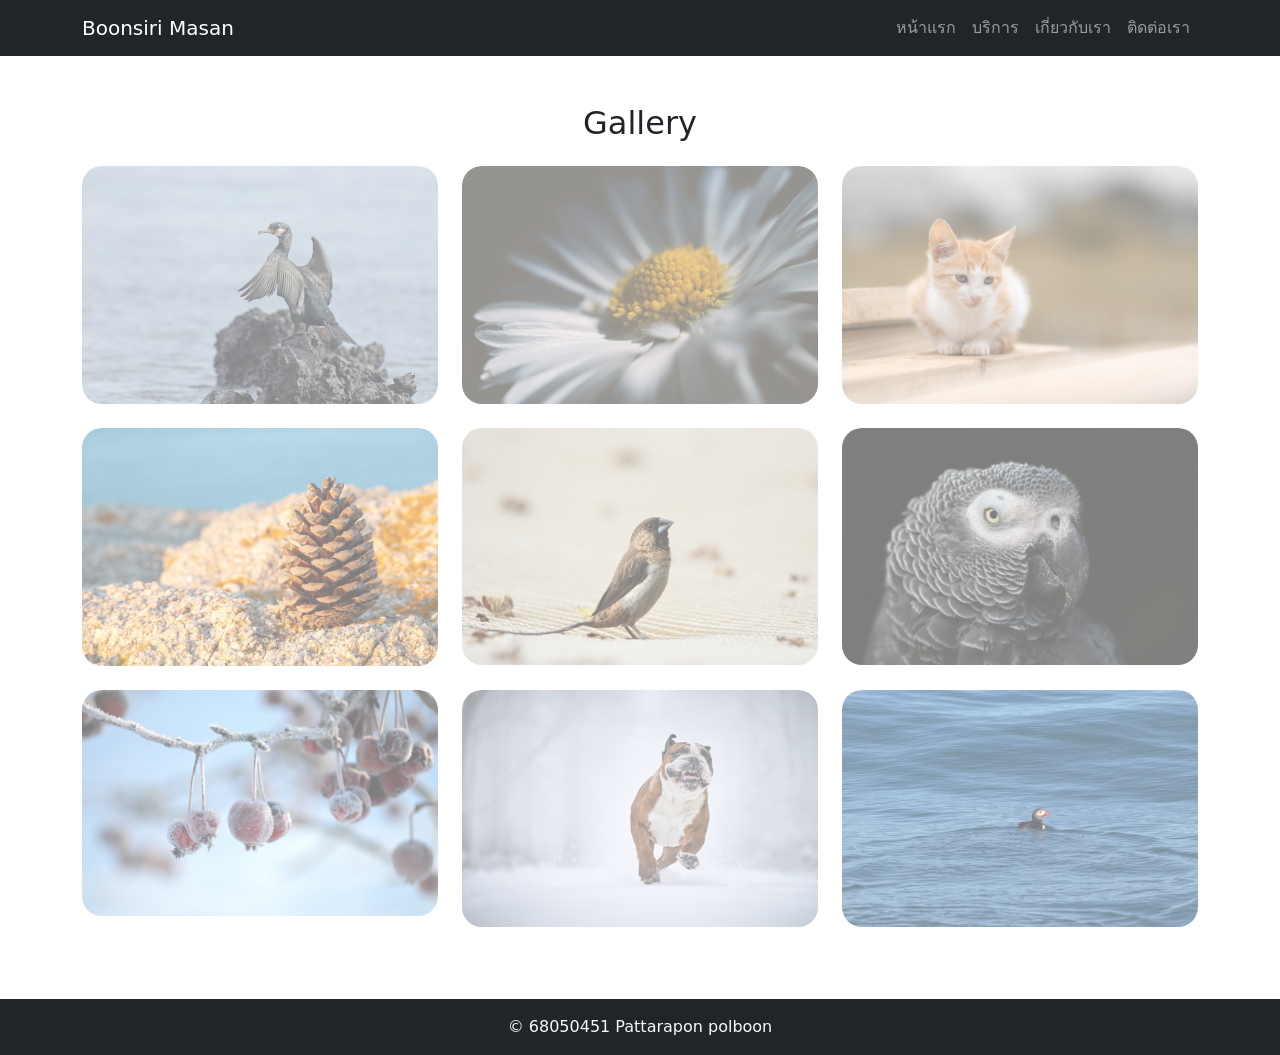
<file: 68050451/L2_68050451_Pattarapon.html>
<!DOCTYPE html>
<html lang="en">
<head>
    <meta charset="UTF-8">
    <meta name="viewport" content="width=device-width, initial-scale=1.0">
    <title>Gallery</title>

    <!-- Bootstrap -->
    <link rel="stylesheet" href="css/bootstrap.min.css">
    <script src="js/bootstrap.bundle.min.js"></script>

    <!-- CSS -->
    <link rel="stylesheet" href="gallary.css">
</head>

<body class="d-flex flex-column min-vh-100">

<!-- ส่วนเนื้อหาหลัก -->
<div class="flex-grow-1">

    <!-- เมนู -->
    <nav class="navbar navbar-expand-sm navbar-dark bg-dark">
        <div class="container">
            <a class="navbar-brand" href="#">Boonsiri Masan</a>

            <button class="navbar-toggler" data-bs-toggle="collapse" data-bs-target="#navbar1">
                <span class="navbar-toggler-icon"></span>
            </button>

            <div id="navbar1" class="collapse navbar-collapse">
                <ul class="navbar-nav ms-auto">
                    <li class="nav-item">
                        <a class="nav-link" href="#">หน้าแรก</a>
                    </li>
                    <li class="nav-item">
                        <a class="nav-link" href="#">บริการ</a>
                    </li>
                    <li class="nav-item">
                        <a class="nav-link" href="#">เกี่ยวกับเรา</a>
                    </li>
                    <li class="nav-item">
                        <a class="nav-link" href="#">ติดต่อเรา</a>
                    </li>
                </ul>
            </div>
        </div>
    </nav>

    <!-- gallary -->
    <div class="container my-5">
        <h2 class="text-center mb-4">Gallery</h2>

        <div class="row">
            <div class="col-md-4 mb-4">
                <img src="img/cormorant-8489010_1920.jpg" class="img-fluid" alt="image">
            </div>
            <div class="col-md-4 mb-4">
                <img src="img/daisy-8764047_1920.jpg" class="img-fluid" alt="image">
            </div>
            <div class="col-md-4 mb-4">
                <img src="img/kitten-10047295_1920.jpg" class="img-fluid" alt="image">
            </div>
            <div class="col-md-4 mb-4">
                <img src="img/pine-cones-9768792_1920.jpg" class="img-fluid" alt="image">
            </div>
            <div class="col-md-4 mb-4">
                <img src="img/natural-10003071_1920.jpg" class="img-fluid" alt="image">
            </div>
            <div class="col-md-4 mb-4">
                <img src="img/parrot-9990384_1920.jpg" class="img-fluid" alt="image">
            </div>
            <div class="col-md-4 mb-4">
                <img src="img/ornamental-apples-10062599_1920.jpg" class="img-fluid" alt="image">
            </div>
            <div class="col-md-4 mb-4">
                <img src="img/dog-10057025_1920.jpg" class="img-fluid" alt="image">
            </div>
            <div class="col-md-4 mb-4">
                <img src="img/puffin-7739242_1920.jpg" class="img-fluid" alt="image">
            </div>
        </div>
    </div>

</div>

<!-- Footer -->
<footer class="bg-dark text-light text-center py-3">
    <p class="mb-0">&copy; 68050451 Pattarapon polboon</p>
</footer>

</body>
</html>
</file>
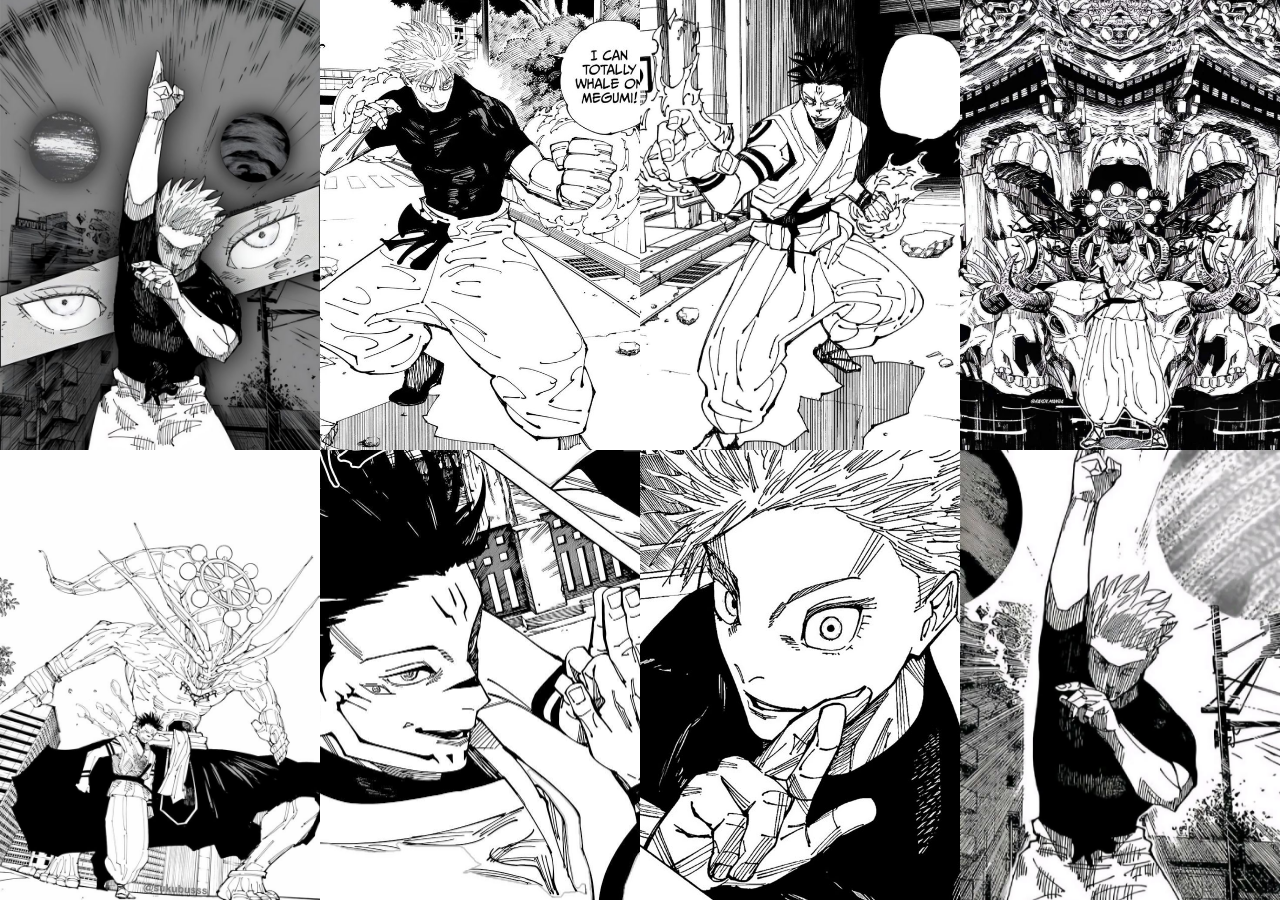
<file: Lab4/68050451-1/68050451.html>
<!DOCTYPE html>
<html lang="en">
<head>
    <meta charset="UTF-8">
    <meta name="viewport" content="width=device-width, initial-scale=1.0">
    <title>Image Carousel Popup</title>
    <link rel="stylesheet" href="style.css"> 
</head>
<body>

    <section class="gallery">
        <div class="img-container">
            <img src="foods-images/small/s_1.jpg" alt="1">
        </div>
        <div class="img-container">
            <img src="foods-images/small/s_2.jpg" alt="2">
        </div>
        <div class="img-container">
            <img src="foods-images/small/s_3.jpg" alt="3">
        </div>
        <div class="img-container">
            <img src="foods-images/small/s_4.jpg" alt="4">
        </div>
        <div class="img-container">
            <img src="foods-images/small/s_5.jpg" alt="5">
        </div>
        <div class="img-container">
            <img src="foods-images/small/s_6.jpg" alt="6">
        </div>
        <div class="img-container">
            <img src="foods-images/small/s_7.jpg" alt="7">
        </div>
        <div class="img-container">
            <img src="foods-images/small/s_8.jpg" alt="8">
        </div>
    </section>

    <div class="modal">
        <img src="foods-images/full/1.jpg" alt="" class="full-image">
    </div>

    <script src="app.js"></script>
</body>
</html>
</file>
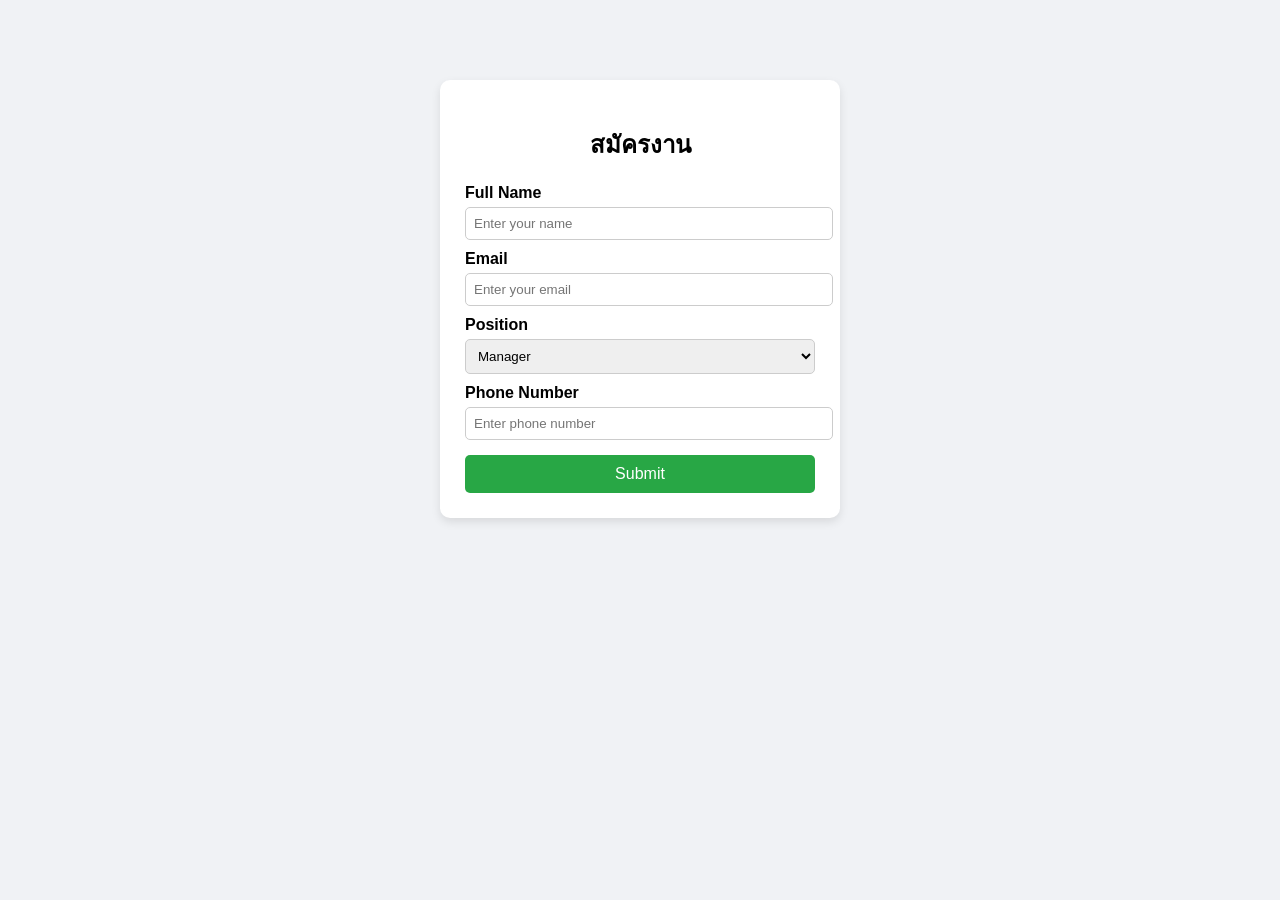
<file: myproject/myapp/templates/form.html>
<!DOCTYPE html>
<html>
<head>
    <title>สมัครงาน</title>
    <style>
        body {
            background-color: #f0f2f5;
            font-family: Arial, sans-serif;
        }
        .container {
            width: 350px;
            margin: 80px auto;
            background: white;
            padding: 25px;
            border-radius: 10px;
            box-shadow: 0 4px 10px rgba(0,0,0,0.1);
        }
        h2 {
            text-align: center;
        }
        label {
            font-weight: bold;
            display: block;
            margin-top: 10px;
        }
        input, select {
            width: 100%;
            padding: 8px;
            margin-top: 5px;
            border-radius: 5px;
            border: 1px solid #ccc;
        }
        button {
            width: 100%;
            margin-top: 15px;
            padding: 10px;
            background-color: #28a745;
            border: none;
            color: white;
            font-size: 16px;
            border-radius: 5px;
            cursor: pointer;
        }
        button:hover {
            background-color: #218838;
        }
    </style>
</head>
<body>

<div class="container">
    <h2>สมัครงาน</h2>
    <form>
        <label>Full Name</label>
        <input type="text" placeholder="Enter your name">

        <label>Email</label>
        <input type="email" placeholder="Enter your email">

        <label>Position</label>
        <select>
            <option>Manager</option>
            <option>Developer</option>
            <option>Designer</option>
        </select>

        <label>Phone Number</label>
        <input type="text" placeholder="Enter phone number">

        <button type="submit">Submit</button>
    </form>
</div>

</body>
</html>
</file>
<file: 68050451/gallary.css>
img{
    width: 100%;
    height: 300px;
    border-radius: 20px;
    object-fit: cover;
    opacity: 0.5;
    transition: transform 0.8s, opacity 0.5s;
}

img:hover{
    opacity: 1;
    transform: scale(1.2);
    border: 1px solid white;
}
</file>
<file: Lab4/68050451-1/style.css>
/* Global Reset */
* {
    box-sizing: border-box;
    padding: 0;
    margin: 0;
}

body {
    font-family: sans-serif;
    /* ป้องกันการเลื่อนหน้าจอ (ถ้าต้องการให้พอดีเป๊ะจริงๆ) */
    overflow: hidden; 
}

/* Gallery Grid Layout */
.gallery {
    display: grid;
    /* แบ่งแนวนอนเป็น 4 ส่วนเท่ากัน */
    grid-template-columns: repeat(4, 1fr);
    /* แบ่งแนวตั้งเป็น 2 ส่วนเท่ากัน */
    grid-template-rows: repeat(2, 1fr);
    /* ความสูงเท่ากับความสูงหน้าจอ (Viewport Height) */
    height: 100vh;
    width: 100%;
}

/* Image styling */
.img-container {
    width: 100%;
    height: 100%;
    overflow: hidden; /* ซ่อนส่วนเกิน */
}

.img-container img {
    width: 100%;
    height: 100%;
    /* สำคัญมาก: ตัดส่วนเกินออกอัตโนมัติเพื่อให้เต็มช่องโดยรูปไม่บีบ */
    object-fit: cover; 
    cursor: pointer;
    transition: transform 0.3s ease, opacity 0.3s ease;
    display: block;
}

/* ลูกเล่นเพิ่มเติม: ชี้แล้วซูมนิดหน่อย */
.img-container img:hover {
    opacity: 0.9;
    transform: scale(1.05);
}

/* --- ส่วน Modal (Popup) เหมือนเดิม --- */
.modal {
    background: rgba(0, 0, 0, 0.8); /* พื้นหลังทึบขึ้นหน่อยเพื่อความสวย */
    position: fixed;
    top: 0;
    left: 0;
    width: 100%;
    height: 100%;
    pointer-events: none;
    opacity: 0;
    transition: all 0.3s ease-in-out;
    z-index: 10; /* ให้แน่ใจว่าอยู่บนสุด */
}

.modal.open {
    opacity: 1;
    pointer-events: all;
}

.full-image {
    position: absolute;
    height: 85%; /* ปรับขนาดรูปใน Popup ตามใจชอบ */
    top: 50%;
    left: 50%;
    transform: translate(-50%, -50%);
    box-shadow: 0 0 20px rgba(0,0,0,0.5); /* เพิ่มเงาให้รูปดูเด่น */
}
</file>
